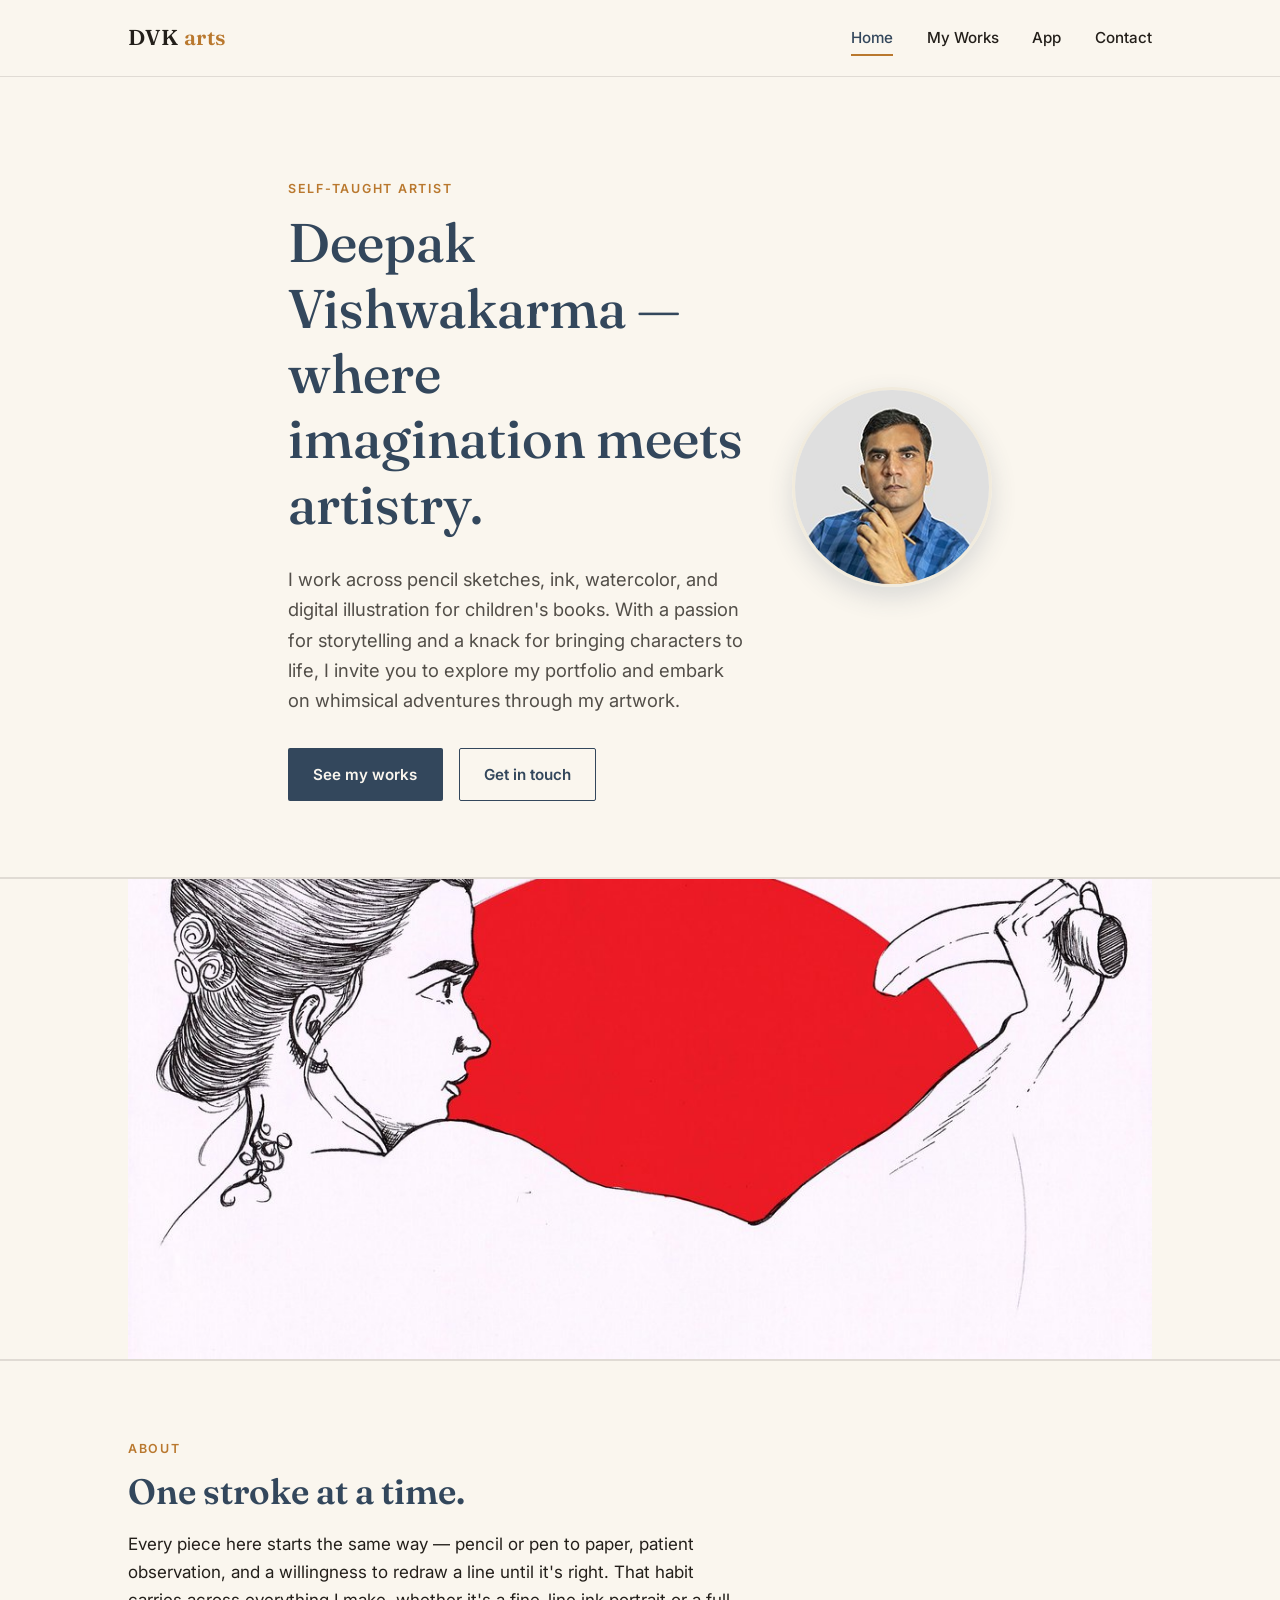
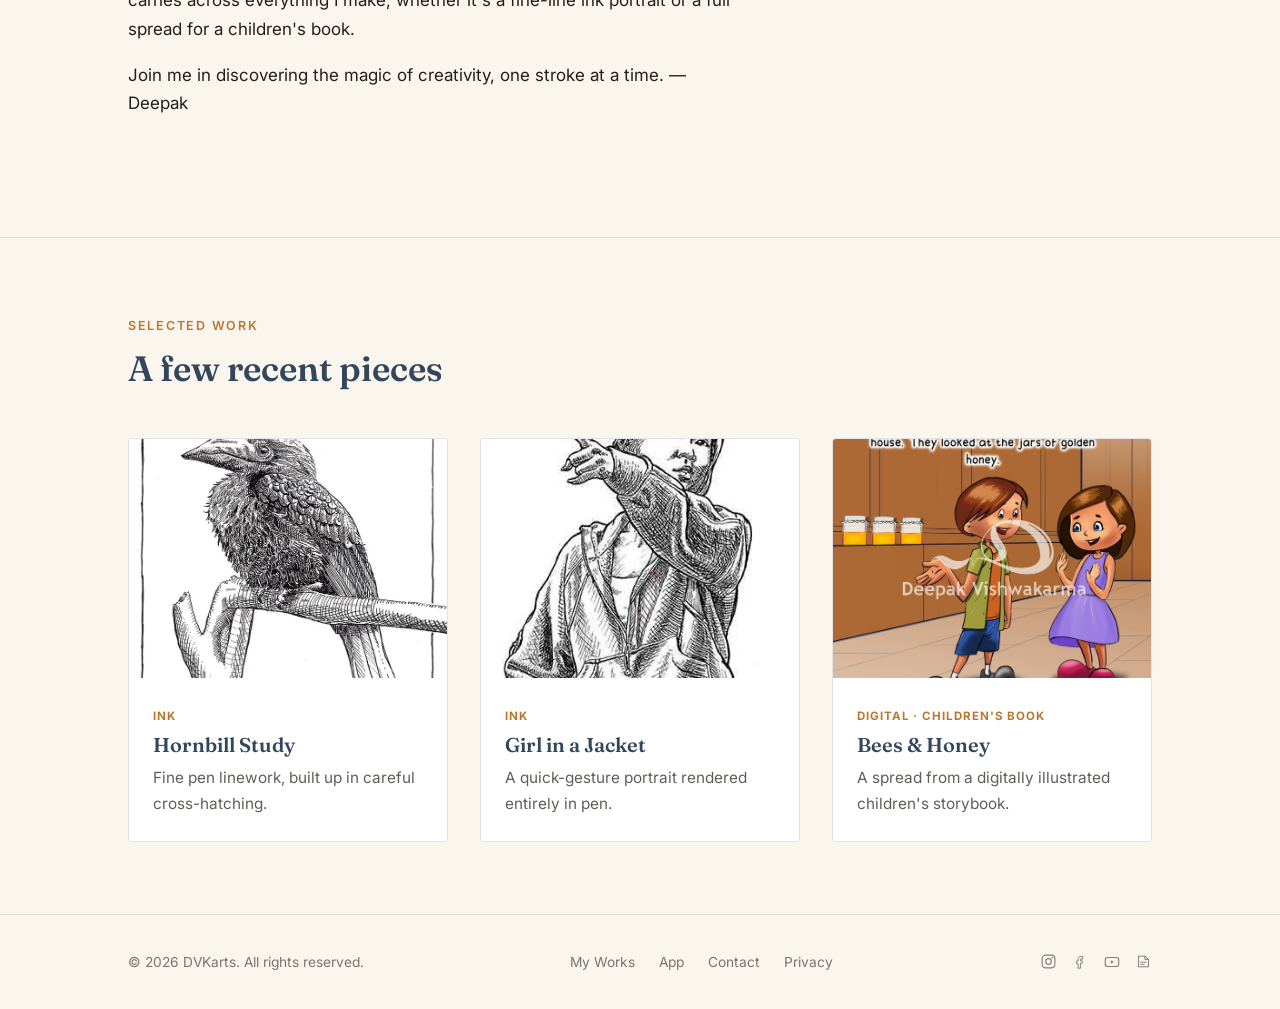
<file: index.html>
<!DOCTYPE html>
<html lang="en">
<head>
<meta charset="UTF-8">
<meta name="viewport" content="width=device-width, initial-scale=1.0">
<title>DVKarts — Deepak Vishwakarma | Artist</title>
<meta name="description" content="Deepak Vishwakarma (DVKarts) — self-taught artist working in pencil, ink, watercolor, and digital illustration for children's books.">
<link rel="preconnect" href="https://fonts.googleapis.com">
<link rel="preconnect" href="https://fonts.gstatic.com" crossorigin>
<link href="https://fonts.googleapis.com/css2?family=Fraunces:opsz,wght@9..144,400;9..144,500;9..144,600&family=Inter:wght@400;500;600;700&display=swap" rel="stylesheet">
<link rel="stylesheet" href="style.css">
</head>
<body>

<header class="site-header">
  <div class="container">
    <a href="index.html" class="brand">DVK <span>arts</span></a>
    <nav class="main-nav">
      <a href="index.html" class="active">Home</a>
      <a href="works.html">My Works</a>
      <a href="app.html">App</a>
      <a href="contact.html">Contact</a>
    </nav>
  </div>
</header>

<main>

  <section class="hero">
    <div class="container hero-split">
      <div class="hero-copy">
        <p class="eyebrow">Self-Taught Artist</p>
        <h1>Deepak Vishwakarma — where imagination meets artistry.</h1>
        <p class="lede">
          I work across pencil sketches, ink, watercolor, and digital
          illustration for children's books. With a passion for storytelling
          and a knack for bringing characters to life, I invite you to explore
          my portfolio and embark on whimsical adventures through my artwork.
        </p>
        <div class="hero-actions">
          <a href="works.html" class="btn btn-primary">See my works</a>
          <a href="contact.html" class="btn btn-secondary">Get in touch</a>
        </div>
      </div>
      <div class="hero-portrait">
        <img src="images/profile.jpg" alt="Deepak Vishwakarma holding a pencil" width="220" height="220">
      </div>
    </div>
  </section>

  <section class="featured-art">
    <div class="container">
      <img src="images/hero-art.jpg" alt="Ink illustration by Deepak Vishwakarma — profile portrait with a red fan" class="featured-art-img">
    </div>
  </section>

  <section class="intro-section">
    <div class="container">
      <div class="section-head">
        <p class="eyebrow">About</p>
        <h2>One stroke at a time.</h2>
        <p>
          Every piece here starts the same way — pencil or pen to paper,
          patient observation, and a willingness to redraw a line until it's
          right. That habit carries across everything I make, whether it's a
          fine-line ink portrait or a full spread for a children's book.
        </p>
        <p>
          Join me in discovering the magic of creativity, one stroke at a time.
          — Deepak
        </p>
      </div>
    </div>
  </section>

  <section class="featured">
    <div class="container">
      <div class="section-head">
        <p class="eyebrow">Selected Work</p>
        <h2>A few recent pieces</h2>
      </div>
      <div class="grid grid-3">
        <a href="works.html" class="card">
          <div class="card-media"><img src="images/works/traditional-hornbill-study.jpg" alt="Ink study of a hornbill"></div>
          <div class="card-body">
            <p class="tag">Ink</p>
            <h3>Hornbill Study</h3>
            <p>Fine pen linework, built up in careful cross-hatching.</p>
          </div>
        </a>
        <a href="works.html" class="card">
          <div class="card-media"><img src="images/works/traditional-girl-in-jacket.jpg" alt="Ink portrait of a girl in a jacket"></div>
          <div class="card-body">
            <p class="tag">Ink</p>
            <h3>Girl in a Jacket</h3>
            <p>A quick-gesture portrait rendered entirely in pen.</p>
          </div>
        </a>
        <a href="works.html" class="card">
          <div class="card-media"><img src="images/works/bees-golden-jars.jpg" alt="Digital illustration from a children's book about bees"></div>
          <div class="card-body">
            <p class="tag">Digital · Children's Book</p>
            <h3>Bees &amp; Honey</h3>
            <p>A spread from a digitally illustrated children's storybook.</p>
          </div>
        </a>
      </div>
    </div>
  </section>

</main>

<footer class="site-footer">
  <div class="container">
    <p>&copy; 2026 DVKarts. All rights reserved.</p>
    <div class="footer-links">
      <a href="works.html">My Works</a>
      <a href="app.html">App</a>
      <a href="contact.html">Contact</a>
      <a href="privacy.html">Privacy</a>
    </div>
    <div class="social-links">
      <a href="https://www.instagram.com/deepak3dart/" target="_blank" rel="noopener" aria-label="Instagram">
        <svg width="17" height="17" viewBox="0 0 24 24" fill="none"><rect x="3" y="3" width="18" height="18" rx="5" stroke="currentColor" stroke-width="1.6"/><circle cx="12" cy="12" r="4" stroke="currentColor" stroke-width="1.6"/><circle cx="17.2" cy="6.8" r="1.1" fill="currentColor"/></svg>
      </a>
      <a href="https://www.facebook.com/DeepakDigitalArts" target="_blank" rel="noopener" aria-label="Facebook">
        <svg width="17" height="17" viewBox="0 0 24 24" fill="none"><path d="M14 8.5h2.5V5h-2.7C11.5 5 10 6.6 10 9v2.2H8V15h2v6.5h3.3V15h2.4l.4-3.8h-2.8V9.2c0-.5.3-.7.7-.7Z" stroke="currentColor" stroke-width="1.3" stroke-linejoin="round"/></svg>
      </a>
      <a href="https://www.youtube.com/@deepak3dart" target="_blank" rel="noopener" aria-label="YouTube">
        <svg width="18" height="18" viewBox="0 0 24 24" fill="none"><rect x="3" y="6" width="18" height="12" rx="3.5" stroke="currentColor" stroke-width="1.5"/><path d="M10.5 9.7v4.6l4-2.3-4-2.3Z" fill="currentColor"/></svg>
      </a>
      <a href="https://deepakvishwakarmaarts.blogspot.com/" target="_blank" rel="noopener" aria-label="Blog">
        <svg width="17" height="17" viewBox="0 0 24 24" fill="none"><path d="M5 4.5h9L19 9v10.5H5V4.5Z" stroke="currentColor" stroke-width="1.4" stroke-linejoin="round"/><path d="M14 4.5V9h5" stroke="currentColor" stroke-width="1.4" stroke-linejoin="round"/><path d="M8 13h8M8 16h5" stroke="currentColor" stroke-width="1.3" stroke-linecap="round"/></svg>
      </a>
    </div>
  </div>
</footer>

</body>
</html>
</file>
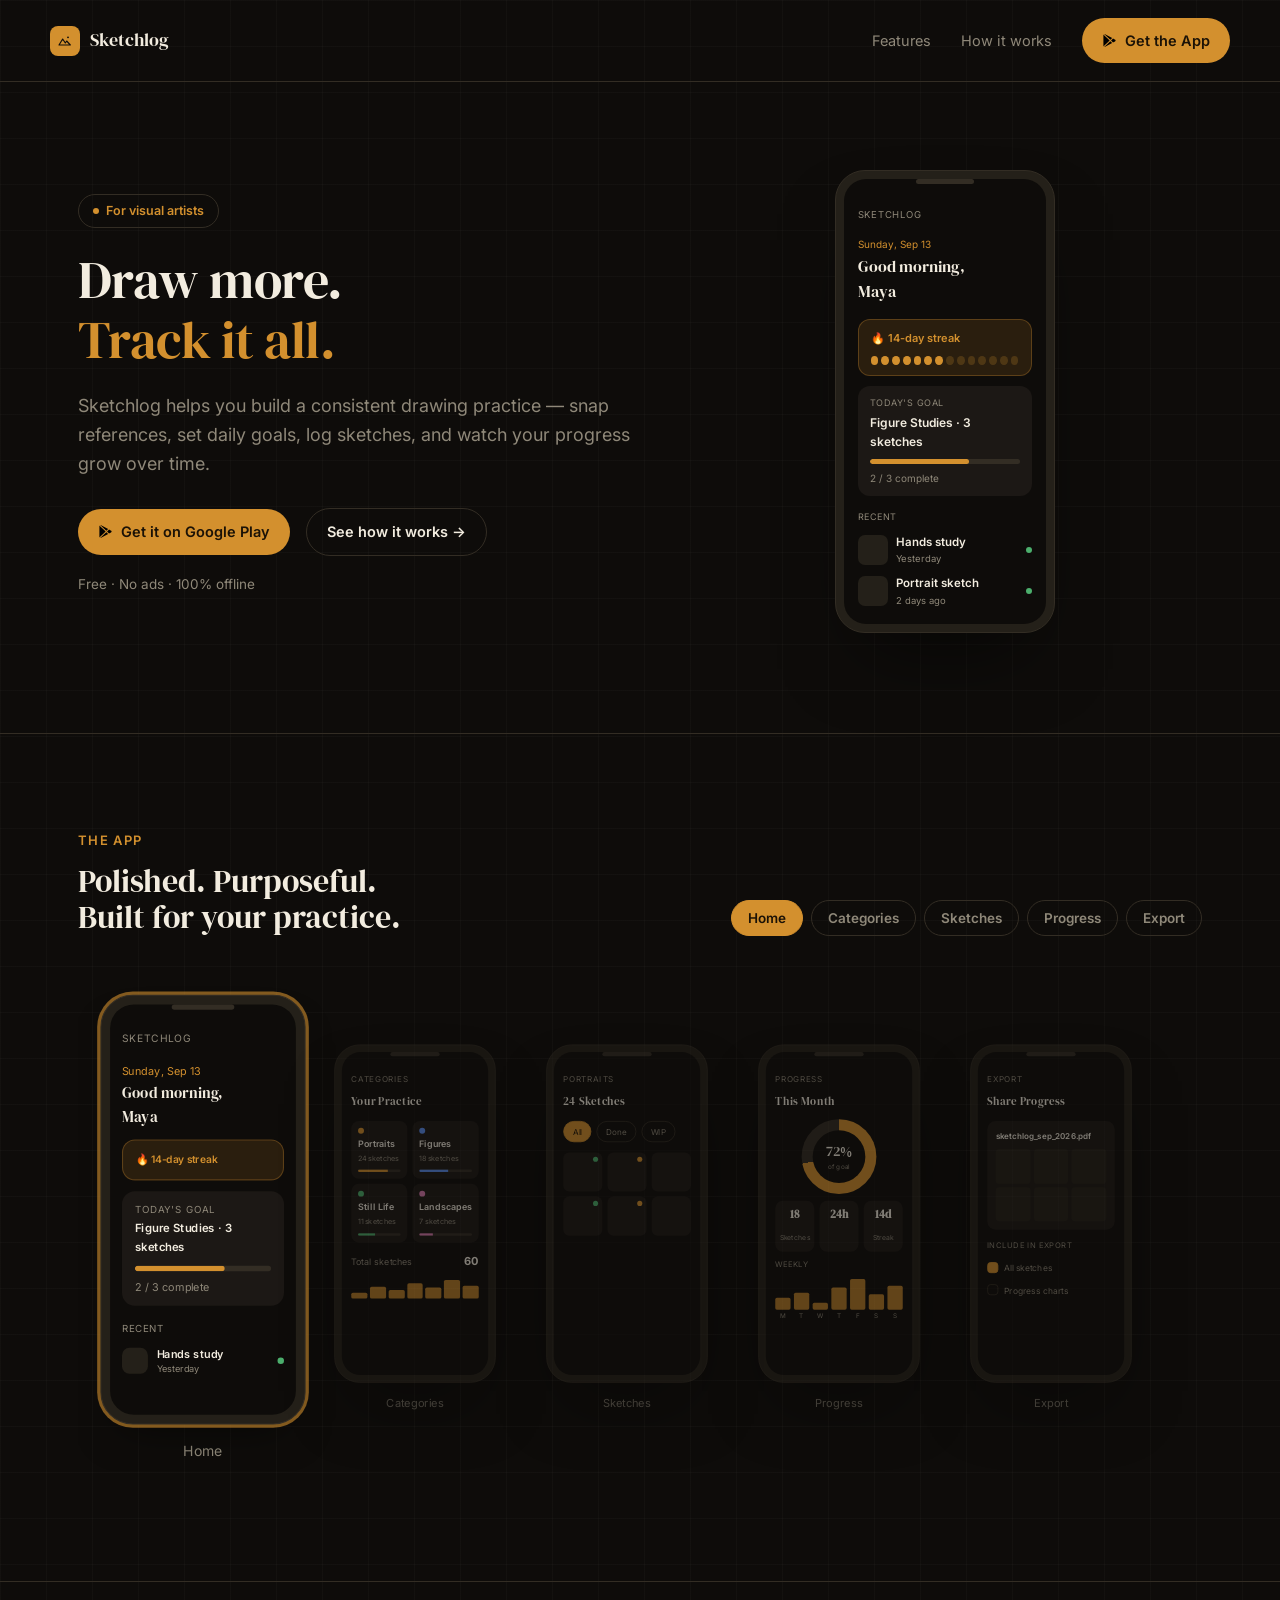
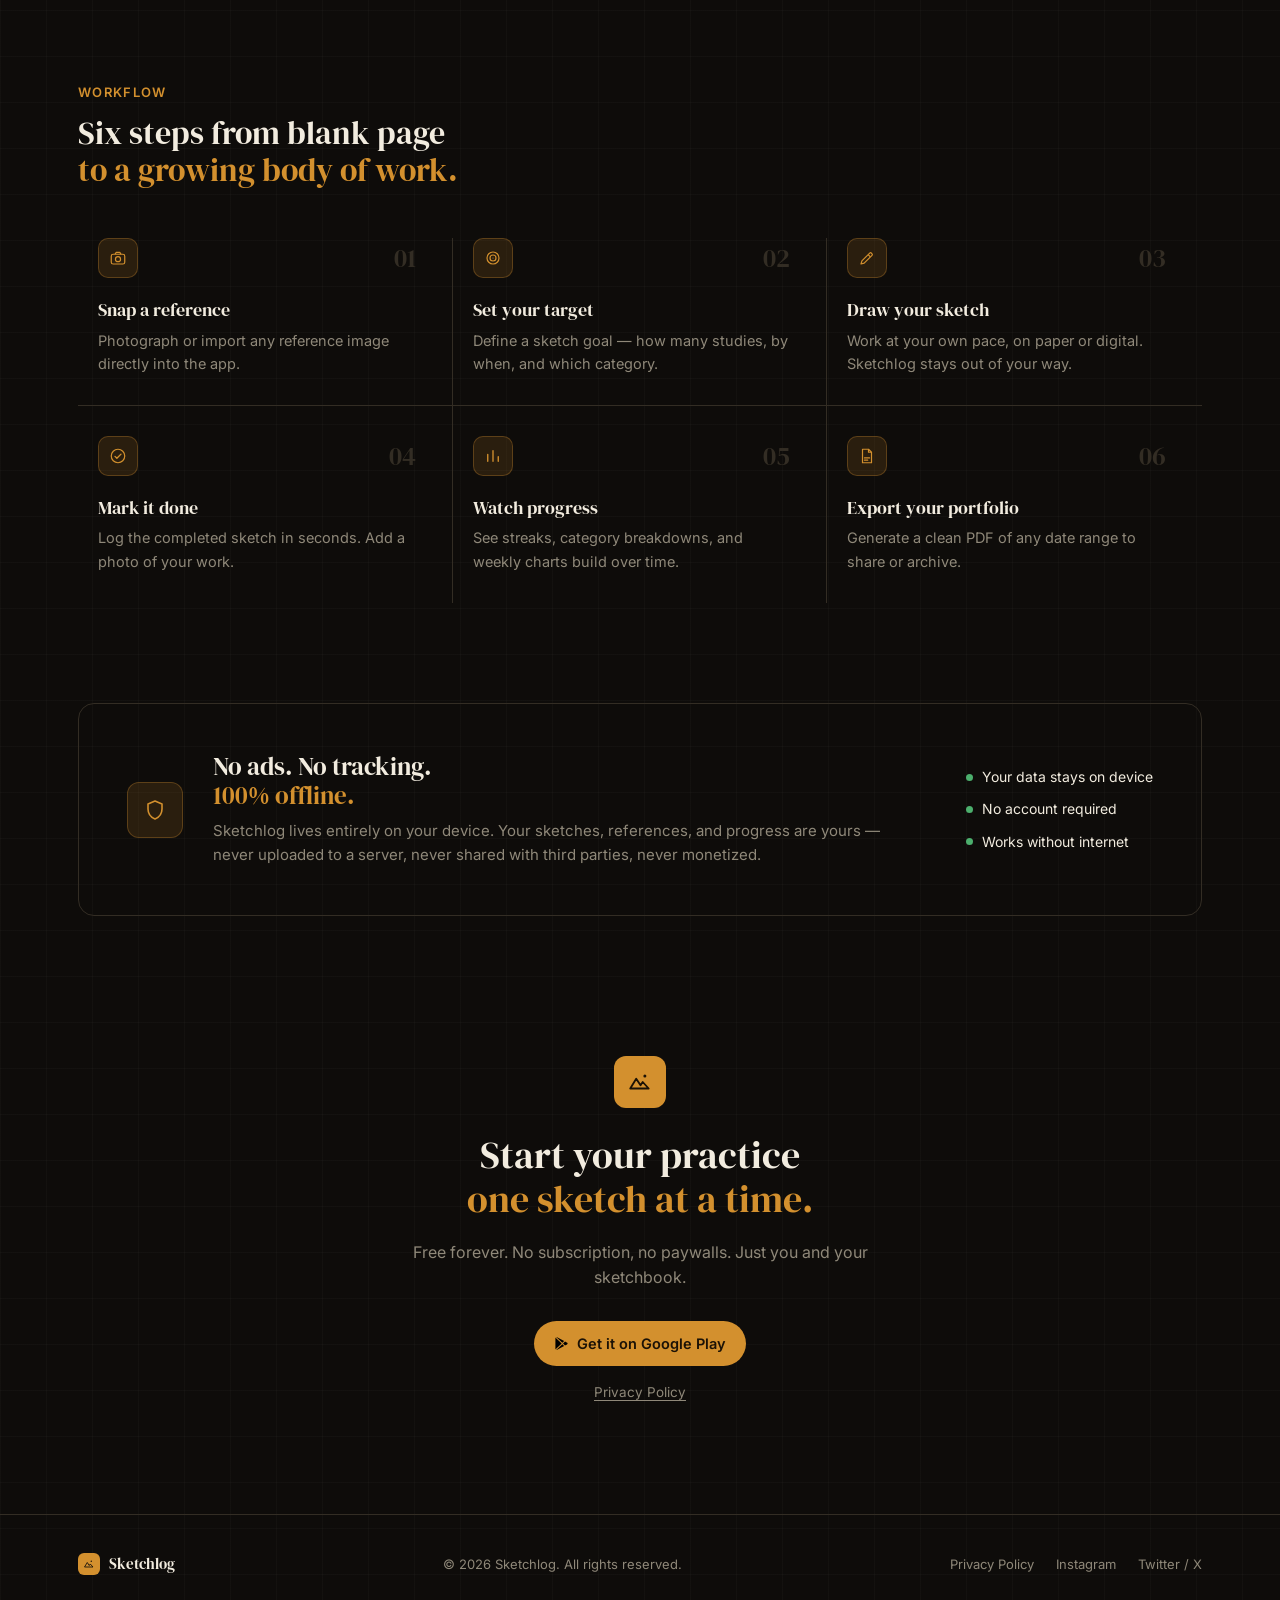
<file: app.html>
<!DOCTYPE html>
<html lang="en">
<head>
<meta charset="UTF-8">
<meta name="viewport" content="width=device-width, initial-scale=1.0">
<title>Sketchlog — Draw more. Track it all.</title>
<meta name="description" content="Sketchlog helps you build a consistent drawing practice — snap references, set daily goals, log sketches, and watch your progress grow over time.">
<link rel="preconnect" href="https://fonts.googleapis.com">
<link href="https://fonts.googleapis.com/css2?family=DM+Serif+Display&family=Inter:wght@400;500;600;700&display=swap" rel="stylesheet">
<link rel="stylesheet" href="stylenew.css">
</head>
<body>

<!-- Reusable mountain glyph -->
<svg width="0" height="0" style="position:absolute">
  <symbol id="mtn" viewBox="0 0 24 24" fill="none">
    <path d="M3 18l5.5-9 4 6 2-3L20 18H3Z" stroke="currentColor" stroke-width="1.7" stroke-linejoin="round"/>
    <circle cx="16.5" cy="6.5" r="1.4" fill="currentColor"/>
  </symbol>
</svg>

<nav class="nav">
  <div class="wrap">
    <a class="brand" href="#">
      <span class="brand-mark"><svg><use href="#mtn"/></svg></span>
      Sketchlog
    </a>
    <div class="nav-links">
      <a class="link" href="#app">Features</a>
      <a class="link" href="#workflow">How it works</a>
      <a class="btn btn-primary" href="#">
       <svg fill="#000000" width="800px" height="800px" viewBox="0 0 512 512" xmlns="http://www.w3.org/2000/svg"><title>ionicons-v5_logos</title><path d="M48,59.49v393a4.33,4.33,0,0,0,7.37,3.07L260,256,55.37,56.42A4.33,4.33,0,0,0,48,59.49Z"/><path d="M345.8,174,89.22,32.64l-.16-.09c-4.42-2.4-8.62,3.58-5,7.06L285.19,231.93Z"/><path d="M84.08,472.39c-3.64,3.48.56,9.46,5,7.06l.16-.09L345.8,338l-60.61-57.95Z"/><path d="M449.38,231l-71.65-39.46L310.36,256l67.37,64.43L449.38,281C468.87,270.23,468.87,241.77,449.38,231Z"/></svg>
        Get the App
      </a>
    </div>
  </div>
</nav>

<header class="hero">
  <div class="wrap">
    <div>
      <span class="pill"><span class="dot"></span> For visual artists</span>
      <h1>Draw more.<br><span class="accent">Track it all.</span></h1>
      <p class="lede">Sketchlog helps you build a consistent drawing practice — snap references, set daily goals, log sketches, and watch your progress grow over time.</p>

      <div class="cta-row">
        <a class="btn btn-primary" href="#">
          <svg fill="#000000" width="800px" height="800px" viewBox="0 0 512 512" xmlns="http://www.w3.org/2000/svg"><title>ionicons-v5_logos</title><path d="M48,59.49v393a4.33,4.33,0,0,0,7.37,3.07L260,256,55.37,56.42A4.33,4.33,0,0,0,48,59.49Z"/><path d="M345.8,174,89.22,32.64l-.16-.09c-4.42-2.4-8.62,3.58-5,7.06L285.19,231.93Z"/><path d="M84.08,472.39c-3.64,3.48.56,9.46,5,7.06l.16-.09L345.8,338l-60.61-57.95Z"/><path d="M449.38,231l-71.65-39.46L310.36,256l67.37,64.43L449.38,281C468.87,270.23,468.87,241.77,449.38,231Z"/></svg>
          Get it on Google Play
        </a>
        <a class="btn btn-outline" href="#workflow">See how it works →</a>
      </div>
      <p class="micro">Free · No ads · 100% offline</p>
    </div>

    <div class="hero-visual">
      <div class="phone">
        <div class="phone-notch"></div>
        <div class="phone-screen">
          <span class="phone-app-label">Sketchlog</span>
          <div class="phone-date">Sunday, Sep 13</div>
          <div class="phone-greet">Good morning,<br>Maya</div>

          <div class="streak-card">
            <div class="streak-top">🔥 14-day streak</div>
            <div class="streak-dots">
              <span></span><span></span><span></span><span></span><span></span><span></span><span></span>
              <span class="off"></span><span class="off"></span><span class="off"></span><span class="off"></span><span class="off"></span><span class="off"></span><span class="off"></span>
            </div>
          </div>

          <div class="goal-card">
            <div class="goal-label">Today's Goal</div>
            <div class="goal-title">Figure Studies · 3 sketches</div>
            <div class="bar-track"><div class="bar-fill" style="width:66%"></div></div>
            <div class="goal-sub">2 / 3 complete</div>
          </div>

          <div class="recent-label">Recent</div>
          <div class="recent-item">
            <div class="recent-thumb"></div>
            <div>
              <div class="recent-name">Hands study</div>
              <div class="recent-time">Yesterday</div>
            </div>
            <span class="status-dot"></span>
          </div>
          <div class="recent-item">
            <div class="recent-thumb"></div>
            <div>
              <div class="recent-name">Portrait sketch</div>
              <div class="recent-time">2 days ago</div>
            </div>
            <span class="status-dot"></span>
          </div>
        </div>
      </div>
    </div>
  </div>
</header>

<section class="app-showcase" id="app">
  <div class="wrap">
    <div class="showcase-head">
      <div>
        <p class="eyebrow">The App</p>
        <h2>Polished. Purposeful.<br>Built for your practice.</h2>
      </div>
      <div class="tab-row">
        <button class="tab active" data-target="phone-home">Home</button>
        <button class="tab" data-target="phone-categories">Categories</button>
        <button class="tab" data-target="phone-sketches">Sketches</button>
        <button class="tab" data-target="phone-progress">Progress</button>
        <button class="tab" data-target="phone-export">Export</button>
      </div>
    </div>

    <div class="showcase-track">

      <!-- Home -->
      <figure id="phone-home" class="active-phone">
        <div class="phone">
          <div class="phone-notch"></div>
          <div class="phone-screen">
            <span class="phone-app-label">Sketchlog</span>
            <div class="phone-date">Sunday, Sep 13</div>
            <div class="phone-greet" style="font-size:13.5px">Good morning,<br>Maya</div>
            <div class="streak-card" style="margin-top:10px">
              <div class="streak-top" style="font-size:9.5px">🔥 14-day streak</div>
            </div>
            <div class="goal-card">
              <div class="goal-label">Today's Goal</div>
              <div class="goal-title" style="font-size:10.5px">Figure Studies · 3 sketches</div>
              <div class="bar-track"><div class="bar-fill" style="width:66%"></div></div>
              <div class="goal-sub">2 / 3 complete</div>
            </div>
            <div class="recent-label">Recent</div>
            <div class="recent-item">
              <div class="recent-thumb" style="width:24px;height:24px"></div>
              <div><div class="recent-name" style="font-size:10px">Hands study</div><div class="recent-time" style="font-size:8.5px">Yesterday</div></div>
              <span class="status-dot"></span>
            </div>
          </div>
        </div>
        <figcaption class="phone-caption">Home</figcaption>
      </figure>

      <!-- Categories -->
      <figure id="phone-categories">
        <div class="phone">
          <div class="phone-notch"></div>
          <div class="phone-screen">
            <span class="phone-app-label">Categories</span>
            <div class="phone-greet" style="font-size:13.5px;margin-top:4px">Your Practice</div>
            <div class="cat-grid">
              <div class="cat-card">
                <div class="cat-dot" style="background:var(--ochre)"></div>
                <div class="cat-name">Portraits</div>
                <div class="cat-count">24 sketches</div>
                <div class="cat-bar"><span style="width:70%;background:var(--ochre)"></span></div>
              </div>
              <div class="cat-card">
                <div class="cat-dot" style="background:var(--blue)"></div>
                <div class="cat-name">Figures</div>
                <div class="cat-count">18 sketches</div>
                <div class="cat-bar"><span style="width:55%;background:var(--blue)"></span></div>
              </div>
              <div class="cat-card">
                <div class="cat-dot" style="background:var(--green)"></div>
                <div class="cat-name">Still Life</div>
                <div class="cat-count">11 sketches</div>
                <div class="cat-bar"><span style="width:40%;background:var(--green)"></span></div>
              </div>
              <div class="cat-card">
                <div class="cat-dot" style="background:var(--pink)"></div>
                <div class="cat-name">Landscapes</div>
                <div class="cat-count">7 sketches</div>
                <div class="cat-bar"><span style="width:25%;background:var(--pink)"></span></div>
              </div>
            </div>
            <div class="total-row"><span>Total sketches</span><b>60</b></div>
            <div class="mini-bars">
              <span style="height:30%"></span><span style="height:55%"></span><span style="height:40%"></span>
              <span style="height:70%"></span><span style="height:50%"></span><span style="height:85%"></span><span style="height:60%"></span>
            </div>
          </div>
        </div>
        <figcaption class="phone-caption">Categories</figcaption>
      </figure>

      <!-- Sketches -->
      <figure id="phone-sketches">
        <div class="phone">
          <div class="phone-notch"></div>
          <div class="phone-screen">
            <span class="phone-app-label">Portraits</span>
            <div class="phone-greet" style="font-size:13.5px;margin-top:4px">24 Sketches</div>
            <div class="filter-row">
              <span class="filter-pill active">All</span>
              <span class="filter-pill">Done</span>
              <span class="filter-pill">WIP</span>
            </div>
            <div class="sketch-grid">
              <div class="sketch-thumb"><span class="status-dot" style="background:var(--green)"></span></div>
              <div class="sketch-thumb"><span class="status-dot" style="background:var(--ochre)"></span></div>
              <div class="sketch-thumb"></div>
              <div class="sketch-thumb"><span class="status-dot" style="background:var(--green)"></span></div>
              <div class="sketch-thumb"><span class="status-dot" style="background:var(--ochre)"></span></div>
              <div class="sketch-thumb"></div>
            </div>
          </div>
        </div>
        <figcaption class="phone-caption">Sketches</figcaption>
      </figure>

      <!-- Progress -->
      <figure id="phone-progress">
        <div class="phone">
          <div class="phone-notch"></div>
          <div class="phone-screen">
            <span class="phone-app-label">Progress</span>
            <div class="phone-greet" style="font-size:13.5px;margin-top:4px">This Month</div>
            <div class="donut">
              <div class="donut-inner">
                <span class="donut-pct">72%</span>
                <span class="donut-sub">of goal</span>
              </div>
            </div>
            <div class="stat-row">
              <div class="stat-chip"><b>18</b><span>Sketches</span></div>
              <div class="stat-chip"><b>24h</b><span>&nbsp;</span></div>
              <div class="stat-chip"><b>14d</b><span>Streak</span></div>
            </div>
            <div class="goal-label" style="margin-top:8px">Weekly</div>
            <div class="weekly-bars">
              <span style="height:35%"></span><span style="height:50%"></span><span style="height:20%"></span>
              <span style="height:65%"></span><span style="height:90%"></span><span style="height:45%"></span><span style="height:70%"></span>
            </div>
            <div class="weekly-labels">
              <span>M</span><span>T</span><span>W</span><span>T</span><span>F</span><span>S</span><span>S</span>
            </div>
          </div>
        </div>
        <figcaption class="phone-caption">Progress</figcaption>
      </figure>

      <!-- Export -->
      <figure id="phone-export">
        <div class="phone">
          <div class="phone-notch"></div>
          <div class="phone-screen">
            <span class="phone-app-label">Export</span>
            <div class="phone-greet" style="font-size:13.5px;margin-top:4px">Share Progress</div>
            <div class="export-card">
              <div class="export-name">sketchlog_sep_2026.pdf</div>
              <div class="export-grid">
                <div></div><div></div><div></div><div></div><div></div><div></div>
              </div>
            </div>
            <div class="goal-label" style="margin-top:12px">Include in export</div>
            <div class="check-row"><span class="check-box checked"></span> All sketches</div>
            <div class="check-row"><span class="check-box"></span> Progress charts</div>
          </div>
        </div>
        <figcaption class="phone-caption">Export</figcaption>
      </figure>

    </div>
  </div>
</section>

<section class="workflow" id="workflow">
  <div class="wrap">
    <div class="workflow-head">
      <p class="eyebrow">Workflow</p>
      <h2>Six steps from blank page<br><span class="accent">to a growing body of work.</span></h2>
    </div>

    <div class="step-grid">

      <div class="step">
        <div class="step-top">
          <div class="step-icon"><svg viewBox="0 0 24 24" fill="none"><rect x="3" y="7" width="18" height="13" rx="2.5" stroke="currentColor" stroke-width="1.6"/><path d="M8 7l1.6-2.5h4.8L16 7" stroke="currentColor" stroke-width="1.6" stroke-linejoin="round"/><circle cx="12" cy="13.5" r="3.4" stroke="currentColor" stroke-width="1.6"/></svg></div>
          <span class="step-num">01</span>
        </div>
        <h3>Snap a reference</h3>
        <p>Photograph or import any reference image directly into the app.</p>
      </div>

      <div class="step">
        <div class="step-top">
          <div class="step-icon"><svg viewBox="0 0 24 24" fill="none"><circle cx="12" cy="12" r="8" stroke="currentColor" stroke-width="1.6"/><circle cx="12" cy="12" r="4" stroke="currentColor" stroke-width="1.6"/><circle cx="12" cy="12" r="0.8" fill="currentColor"/></svg></div>
          <span class="step-num">02</span>
        </div>
        <h3>Set your target</h3>
        <p>Define a sketch goal — how many studies, by when, and which category.</p>
      </div>

      <div class="step">
        <div class="step-top">
          <div class="step-icon"><svg viewBox="0 0 24 24" fill="none"><path d="M4 20l1.2-4.2L15.6 5.4a1.5 1.5 0 0 1 2.1 0l1 1a1.5 1.5 0 0 1 0 2.1L8.2 18.8 4 20Z" stroke="currentColor" stroke-width="1.6" stroke-linejoin="round"/><path d="M13.5 7.5l3 3" stroke="currentColor" stroke-width="1.6"/></svg></div>
          <span class="step-num">03</span>
        </div>
        <h3>Draw your sketch</h3>
        <p>Work at your own pace, on paper or digital. Sketchlog stays out of your way.</p>
      </div>

      <div class="step">
        <div class="step-top">
          <div class="step-icon"><svg viewBox="0 0 24 24" fill="none"><circle cx="12" cy="12" r="9" stroke="currentColor" stroke-width="1.6"/><path d="M8 12.5l2.5 2.5L16 9.5" stroke="currentColor" stroke-width="1.8" stroke-linecap="round" stroke-linejoin="round"/></svg></div>
          <span class="step-num">04</span>
        </div>
        <h3>Mark it done</h3>
        <p>Log the completed sketch in seconds. Add a photo of your work.</p>
      </div>

      <div class="step">
        <div class="step-top">
          <div class="step-icon"><svg viewBox="0 0 24 24" fill="none"><path d="M5 19V10M12 19V5M19 19v-6" stroke="currentColor" stroke-width="1.8" stroke-linecap="round"/></svg></div>
          <span class="step-num">05</span>
        </div>
        <h3>Watch progress</h3>
        <p>See streaks, category breakdowns, and weekly charts build over time.</p>
      </div>

      <div class="step">
        <div class="step-top">
          <div class="step-icon"><svg viewBox="0 0 24 24" fill="none"><path d="M6 3h8l4 4v14H6V3Z" stroke="currentColor" stroke-width="1.6" stroke-linejoin="round"/><path d="M14 3v4h4" stroke="currentColor" stroke-width="1.6" stroke-linejoin="round"/><path d="M8.5 14.5h7M8.5 17.5h4.5" stroke="currentColor" stroke-width="1.4" stroke-linecap="round"/></svg></div>
          <span class="step-num">06</span>
        </div>
        <h3>Export your portfolio</h3>
        <p>Generate a clean PDF of any date range to share or archive.</p>
      </div>

    </div>
  </div>
</section>

<section class="privacy">
  <div class="wrap">
    <div class="privacy-panel">
      <div class="privacy-icon">
        <svg viewBox="0 0 24 24" fill="none"><path d="M12 3l7 3v5c0 5-3.5 8.5-7 10-3.5-1.5-7-5-7-10V6l7-3Z" stroke="currentColor" stroke-width="1.6" stroke-linejoin="round"/></svg>
      </div>
      <div class="privacy-copy">
        <h2>No ads. No tracking.<br><span class="accent">100% offline.</span></h2>
        <p>Sketchlog lives entirely on your device. Your sketches, references, and progress are yours — never uploaded to a server, never shared with third parties, never monetized.</p>
      </div>
      <ul class="check-list">
        <li><span class="dot"></span> Your data stays on device</li>
        <li><span class="dot"></span> No account required</li>
        <li><span class="dot"></span> Works without internet</li>
      </ul>
    </div>
  </div>
</section>

<section class="final-cta">
  <div class="wrap">
    <div class="final-mark"><svg><use href="#mtn"/></svg></div>
    <h2>Start your practice<br><span class="accent">one sketch at a time.</span></h2>
    <p>Free forever. No subscription, no paywalls. Just you and your sketchbook.</p>
    <a class="btn btn-primary" href="#">
     <svg fill="#000000" width="800px" height="800px" viewBox="0 0 512 512" xmlns="http://www.w3.org/2000/svg"><title>ionicons-v5_logos</title><path d="M48,59.49v393a4.33,4.33,0,0,0,7.37,3.07L260,256,55.37,56.42A4.33,4.33,0,0,0,48,59.49Z"/><path d="M345.8,174,89.22,32.64l-.16-.09c-4.42-2.4-8.62,3.58-5,7.06L285.19,231.93Z"/><path d="M84.08,472.39c-3.64,3.48.56,9.46,5,7.06l.16-.09L345.8,338l-60.61-57.95Z"/><path d="M449.38,231l-71.65-39.46L310.36,256l67.37,64.43L449.38,281C468.87,270.23,468.87,241.77,449.38,231Z"/></svg>
      Get it on Google Play
    </a>
    <a class="privacy-link" href="https://dvkarts.com/privacy.html">Privacy Policy</a>
  </div>
</section>

<footer class="site-footer">
  <div class="wrap">
    <a class="footer-brand" href="#">
      <span class="brand-mark"><svg><use href="#mtn"/></svg></span>
      Sketchlog
    </a>
    <p class="footer-copy">© 2026 Sketchlog. All rights reserved.</p>
    <div class="footer-links">
      <a href="https://dvkarts.com/privacy.html">Privacy Policy</a>
      <a href="#">Instagram</a>
      <a href="#">Twitter / X</a>
    </div>
  </div>
</footer>

<script>
  const tabs = document.querySelectorAll('.tab');
  const track = document.querySelector('.showcase-track');
  const figures = document.querySelectorAll('.showcase-track figure');

  function setActiveTab(tab) {

    tabs.forEach((t) => {
      t.classList.remove('active');
      t.style.background = 'transparent';
      t.style.borderColor = '#332D24';
      t.style.color = '#8F8879';
    });

    tab.classList.add('active');
    tab.style.background = '#D3902E';
    tab.style.borderColor = '#D3902E';
    tab.style.color = '#1B1206';
  }

  function setActivePhone(targetId) {

    figures.forEach((figure) => {
      figure.classList.toggle('active-phone', figure.id === targetId);
    });
  }

  tabs.forEach((tab) => {
    tab.addEventListener('click', (event) => {

      const clicked = event.currentTarget;
      setActiveTab(clicked);
      setActivePhone(clicked.dataset.target);

      const target = document.getElementById(clicked.dataset.target);

      if (target && track) {
        const targetLeft = target.offsetLeft;
        const targetWidth = target.offsetWidth;
        const trackWidth = track.clientWidth;

        track.scrollTo({
          left: targetLeft - (trackWidth - targetWidth) / 2,
          behavior: 'smooth'
        });
      }
    });
  });
</script>

</body>
</html>
</file>
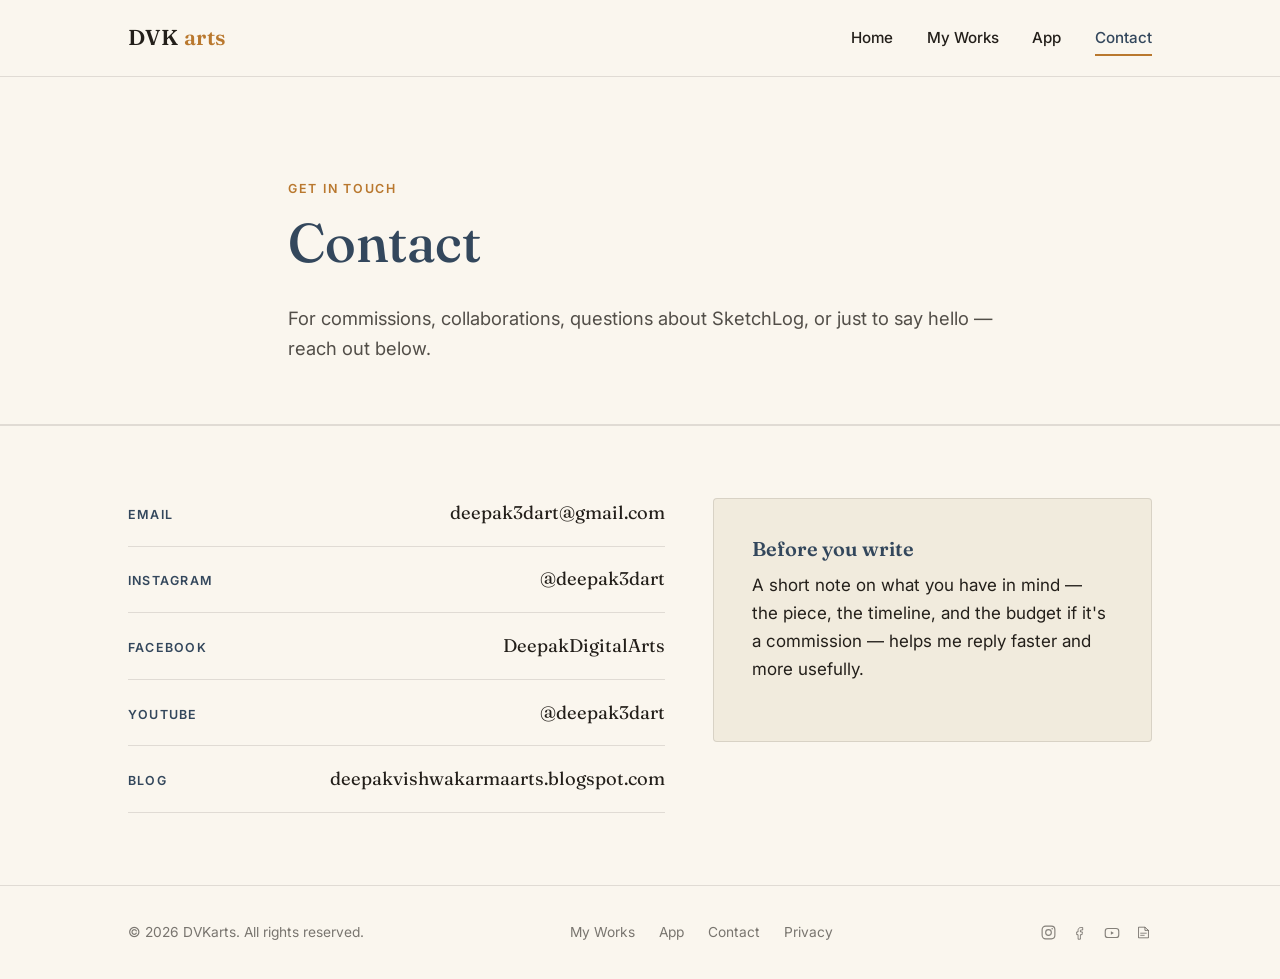
<file: contact.html>
<!DOCTYPE html>
<html lang="en">
<head>
<meta charset="UTF-8">
<meta name="viewport" content="width=device-width, initial-scale=1.0">
<title>Contact — DVKarts</title>
<meta name="description" content="Get in touch with Deepak (DVKarts) for commissions, collaborations, or questions.">
<link rel="preconnect" href="https://fonts.googleapis.com">
<link rel="preconnect" href="https://fonts.gstatic.com" crossorigin>
<link href="https://fonts.googleapis.com/css2?family=Fraunces:opsz,wght@9..144,400;9..144,500;9..144,600&family=Inter:wght@400;500;600;700&display=swap" rel="stylesheet">
<link rel="stylesheet" href="style.css">
</head>
<body>

<header class="site-header">
  <div class="container">
    <a href="index.html" class="brand">DVK <span>arts</span></a>
    <nav class="main-nav">
      <a href="index.html">Home</a>
      <a href="works.html">My Works</a>
      <a href="app.html">App</a>
      <a href="contact.html" class="active">Contact</a>
    </nav>
  </div>
</header>

<main>

  <section class="hero" style="padding-bottom: 40px;">
    <div class="container">
      <p class="eyebrow">Get in touch</p>
      <h1>Contact</h1>
      <p class="lede">
        For commissions, collaborations, questions about SketchLog, or just
        to say hello — reach out below.
      </p>
    </div>
  </section>

  <section>
    <div class="container">
      <div class="contact-block">

        <div>
          <ul class="contact-list">
            <li>
              <span class="label">Email</span>
              <a href="mailto:deepak3dart@gmail.com">deepak3dart@gmail.com</a>
            </li>
            <li>
              <span class="label">Instagram</span>
              <a href="https://www.instagram.com/deepak3dart/" target="_blank" rel="noopener">@deepak3dart</a>
            </li>
            <li>
              <span class="label">Facebook</span>
              <a href="https://www.facebook.com/DeepakDigitalArts" target="_blank" rel="noopener">DeepakDigitalArts</a>
            </li>
            <li>
              <span class="label">YouTube</span>
              <a href="https://www.youtube.com/@deepak3dart" target="_blank" rel="noopener">@deepak3dart</a>
            </li>
            <li>
              <span class="label">Blog</span>
              <a href="https://deepakvishwakarmaarts.blogspot.com/" target="_blank" rel="noopener">deepakvishwakarmaarts.blogspot.com</a>
            </li>
          </ul>
        </div>

        <div class="panel">
          <h3>Before you write</h3>
          <p>A short note on what you have in mind — the piece, the timeline, and the budget if it's a commission — helps me reply faster and more usefully.</p>
        </div>

      </div>
    </div>
  </section>

</main>

<footer class="site-footer">
  <div class="container">
    <p>&copy; 2026 DVKarts. All rights reserved.</p>
    <div class="footer-links">
      <a href="works.html">My Works</a>
      <a href="app.html">App</a>
      <a href="contact.html">Contact</a>
      <a href="privacy.html">Privacy</a>
    </div>
    <div class="social-links">
      <a href="https://www.instagram.com/deepak3dart/" target="_blank" rel="noopener" aria-label="Instagram">
        <svg width="17" height="17" viewBox="0 0 24 24" fill="none"><rect x="3" y="3" width="18" height="18" rx="5" stroke="currentColor" stroke-width="1.6"/><circle cx="12" cy="12" r="4" stroke="currentColor" stroke-width="1.6"/><circle cx="17.2" cy="6.8" r="1.1" fill="currentColor"/></svg>
      </a>
      <a href="https://www.facebook.com/DeepakDigitalArts" target="_blank" rel="noopener" aria-label="Facebook">
        <svg width="17" height="17" viewBox="0 0 24 24" fill="none"><path d="M14 8.5h2.5V5h-2.7C11.5 5 10 6.6 10 9v2.2H8V15h2v6.5h3.3V15h2.4l.4-3.8h-2.8V9.2c0-.5.3-.7.7-.7Z" stroke="currentColor" stroke-width="1.3" stroke-linejoin="round"/></svg>
      </a>
      <a href="https://www.youtube.com/@deepak3dart" target="_blank" rel="noopener" aria-label="YouTube">
        <svg width="18" height="18" viewBox="0 0 24 24" fill="none"><rect x="3" y="6" width="18" height="12" rx="3.5" stroke="currentColor" stroke-width="1.5"/><path d="M10.5 9.7v4.6l4-2.3-4-2.3Z" fill="currentColor"/></svg>
      </a>
      <a href="https://deepakvishwakarmaarts.blogspot.com/" target="_blank" rel="noopener" aria-label="Blog">
        <svg width="17" height="17" viewBox="0 0 24 24" fill="none"><path d="M5 4.5h9L19 9v10.5H5V4.5Z" stroke="currentColor" stroke-width="1.4" stroke-linejoin="round"/><path d="M14 4.5V9h5" stroke="currentColor" stroke-width="1.4" stroke-linejoin="round"/><path d="M8 13h8M8 16h5" stroke="currentColor" stroke-width="1.3" stroke-linecap="round"/></svg>
      </a>
    </div>
  </div>
</footer>

</body>
</html>
</file>
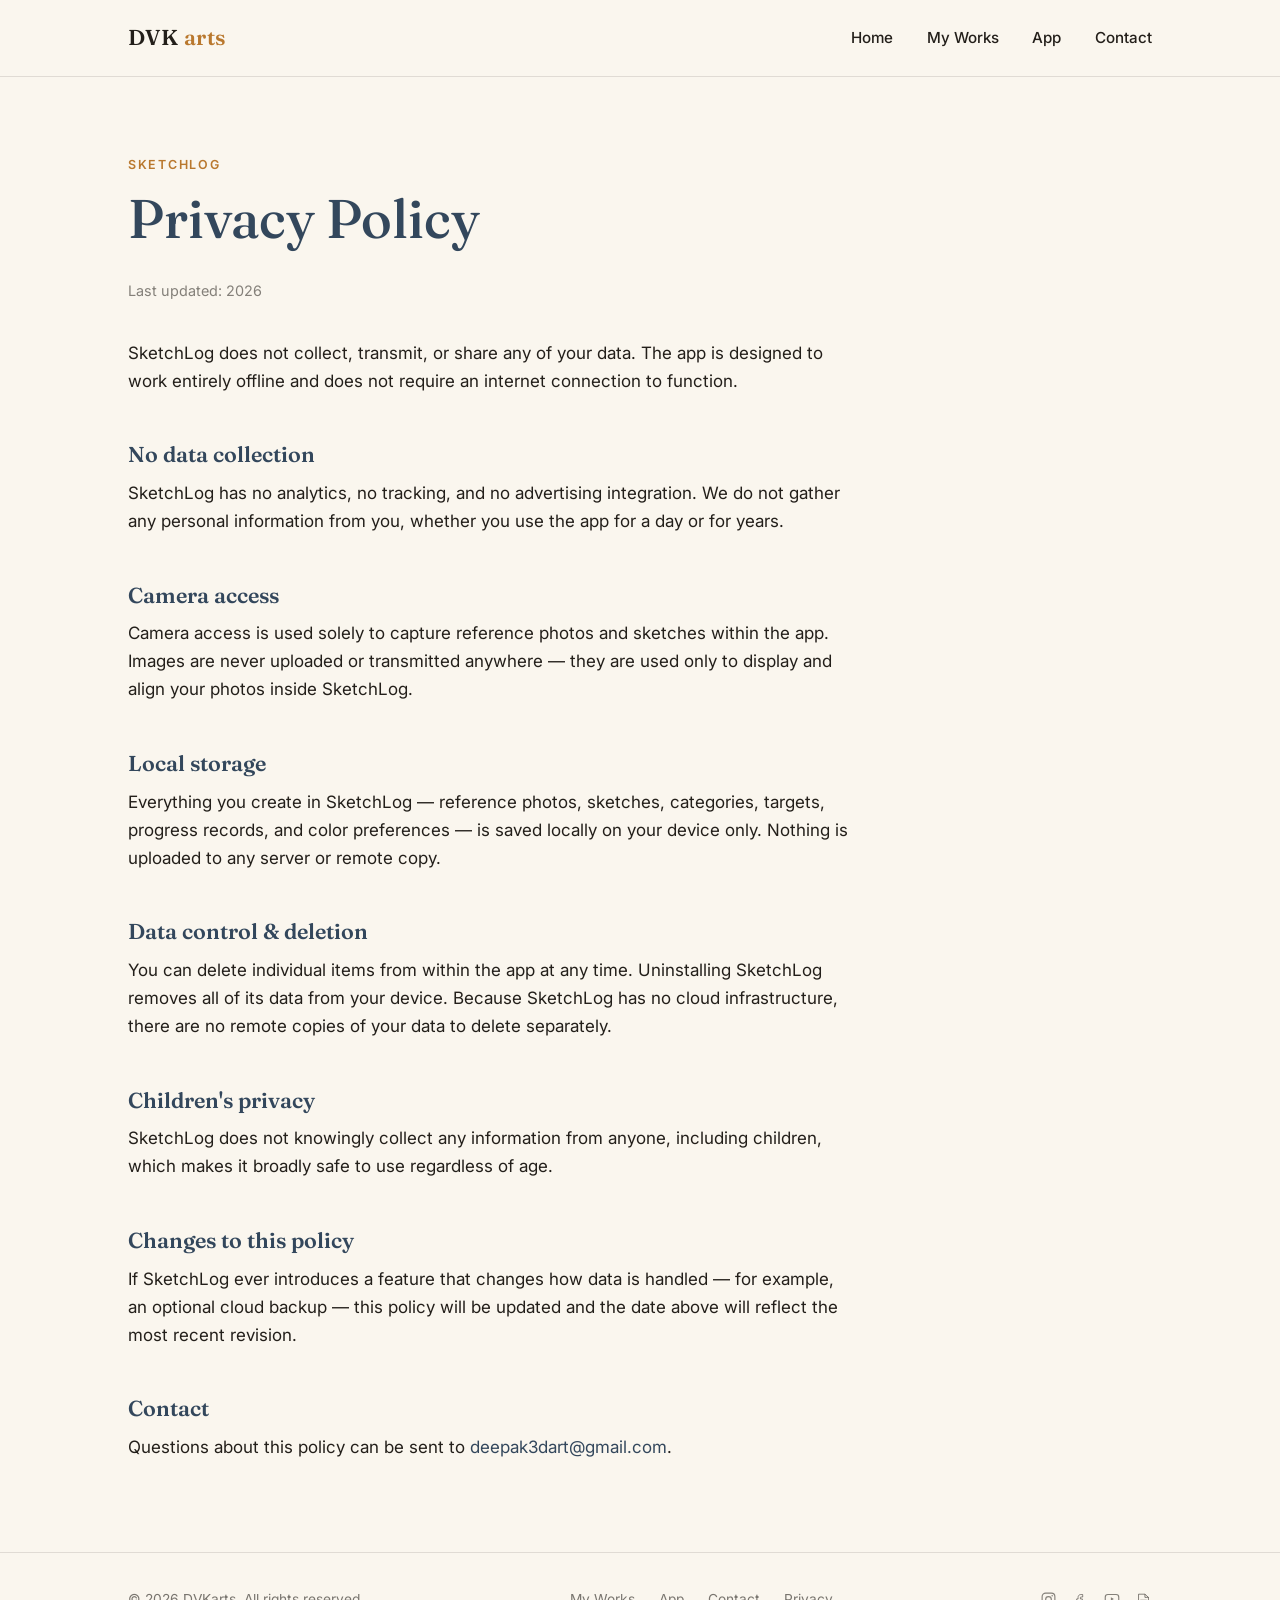
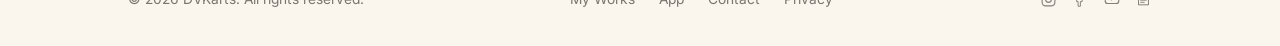
<file: privacy.html>
<!DOCTYPE html>
<html lang="en">
<head>
<meta charset="UTF-8">
<meta name="viewport" content="width=device-width, initial-scale=1.0">
<title>Privacy Policy — SketchLog | DVKarts</title>
<meta name="description" content="Privacy Policy for the SketchLog Android app by DVKarts.">
<link rel="preconnect" href="https://fonts.googleapis.com">
<link rel="preconnect" href="https://fonts.gstatic.com" crossorigin>
<link href="https://fonts.googleapis.com/css2?family=Fraunces:opsz,wght@9..144,400;9..144,500;9..144,600&family=Inter:wght@400;500;600;700&display=swap" rel="stylesheet">
<link rel="stylesheet" href="style.css">
</head>
<body>

<header class="site-header">
  <div class="container">
    <a href="index.html" class="brand">DVK <span>arts</span></a>
    <nav class="main-nav">
      <a href="index.html">Home</a>
      <a href="works.html">My Works</a>
      <a href="app.html">App</a>
      <a href="contact.html">Contact</a>
    </nav>
  </div>
</header>

<main>
  <section>
    <div class="container">

      <p class="eyebrow">SketchLog</p>
      <h1>Privacy Policy</h1>
      <p class="updated-date">Last updated: 2026</p>

      <div class="legal">

        <p>
          SketchLog does not collect, transmit, or share any of your data.
          The app is designed to work entirely offline and does not require
          an internet connection to function.
        </p>

        <h2>No data collection</h2>
        <p>
          SketchLog has no analytics, no tracking, and no advertising
          integration. We do not gather any personal information from you,
          whether you use the app for a day or for years.
        </p>

        <h2>Camera access</h2>
        <p>
          Camera access is used solely to capture reference photos and
          sketches within the app. Images are never uploaded or transmitted
          anywhere — they are used only to display and align your photos
          inside SketchLog.
        </p>

        <h2>Local storage</h2>
        <p>
          Everything you create in SketchLog — reference photos, sketches,
          categories, targets, progress records, and color preferences — is
          saved locally on your device only. Nothing is uploaded to any
          server or remote copy.
        </p>

        <h2>Data control &amp; deletion</h2>
        <p>
          You can delete individual items from within the app at any time.
          Uninstalling SketchLog removes all of its data from your device.
          Because SketchLog has no cloud infrastructure, there are no remote
          copies of your data to delete separately.
        </p>

        <h2>Children's privacy</h2>
        <p>
          SketchLog does not knowingly collect any information from anyone,
          including children, which makes it broadly safe to use regardless
          of age.
        </p>

        <h2>Changes to this policy</h2>
        <p>
          If SketchLog ever introduces a feature that changes how data is
          handled — for example, an optional cloud backup — this policy will
          be updated and the date above will reflect the most recent
          revision.
        </p>

        <h2>Contact</h2>
        <p>
          Questions about this policy can be sent to
          <a href="mailto:deepak3dart@gmail.com">deepak3dart@gmail.com</a>.
        </p>

      </div>
    </div>
  </section>
</main>

<footer class="site-footer">
  <div class="container">
    <p>&copy; 2026 DVKarts. All rights reserved.</p>
    <div class="footer-links">
      <a href="works.html">My Works</a>
      <a href="app.html">App</a>
      <a href="contact.html">Contact</a>
      <a href="privacy.html">Privacy</a>
    </div>
    <div class="social-links">
      <a href="https://www.instagram.com/deepak3dart/" target="_blank" rel="noopener" aria-label="Instagram">
        <svg width="17" height="17" viewBox="0 0 24 24" fill="none"><rect x="3" y="3" width="18" height="18" rx="5" stroke="currentColor" stroke-width="1.6"/><circle cx="12" cy="12" r="4" stroke="currentColor" stroke-width="1.6"/><circle cx="17.2" cy="6.8" r="1.1" fill="currentColor"/></svg>
      </a>
      <a href="https://www.facebook.com/DeepakDigitalArts" target="_blank" rel="noopener" aria-label="Facebook">
        <svg width="17" height="17" viewBox="0 0 24 24" fill="none"><path d="M14 8.5h2.5V5h-2.7C11.5 5 10 6.6 10 9v2.2H8V15h2v6.5h3.3V15h2.4l.4-3.8h-2.8V9.2c0-.5.3-.7.7-.7Z" stroke="currentColor" stroke-width="1.3" stroke-linejoin="round"/></svg>
      </a>
      <a href="https://www.youtube.com/@deepak3dart" target="_blank" rel="noopener" aria-label="YouTube">
        <svg width="18" height="18" viewBox="0 0 24 24" fill="none"><rect x="3" y="6" width="18" height="12" rx="3.5" stroke="currentColor" stroke-width="1.5"/><path d="M10.5 9.7v4.6l4-2.3-4-2.3Z" fill="currentColor"/></svg>
      </a>
      <a href="https://deepakvishwakarmaarts.blogspot.com/" target="_blank" rel="noopener" aria-label="Blog">
        <svg width="17" height="17" viewBox="0 0 24 24" fill="none"><path d="M5 4.5h9L19 9v10.5H5V4.5Z" stroke="currentColor" stroke-width="1.4" stroke-linejoin="round"/><path d="M14 4.5V9h5" stroke="currentColor" stroke-width="1.4" stroke-linejoin="round"/><path d="M8 13h8M8 16h5" stroke="currentColor" stroke-width="1.3" stroke-linecap="round"/></svg>
      </a>
    </div>
  </div>
</footer>

</body>
</html>
</file>
<file: style.css>
/* =========================================================
   DVKarts — shared stylesheet
   Sober, elegant portfolio theme
   Palette: Ink Blue #33475C · Ochre #B9782E · Warm Paper #FAF6EE · Ink Text #231F1A
   Type: Fraunces (headings) · Inter (body)
   ========================================================= */

:root {
  --ink-blue: #33475C;
  --ochre: #B9782E;
  --paper: #FAF6EE;
  --ink: #231F1A;
  --paper-dim: #F1EBDD;
  --line: rgba(35, 31, 26, 0.12);
  --ink-blue-soft: rgba(51, 71, 92, 0.08);
  --ochre-soft: rgba(185, 120, 46, 0.12);
  --max-width: 1080px;
  --serif: "Fraunces", "Iowan Old Style", Georgia, serif;
  --sans: "Inter", -apple-system, BlinkMacSystemFont, "Segoe UI", sans-serif;
}

*, *::before, *::after { box-sizing: border-box; }

html { scroll-behavior: smooth; }

body {
  margin: 0;
  background: var(--paper);
  color: var(--ink);
  font-family: var(--sans);
  font-size: 17px;
  line-height: 1.65;
  -webkit-font-smoothing: antialiased;
}

img { max-width: 100%; display: block; }

a {
  color: var(--ink-blue);
  text-decoration: none;
}

a:hover { color: var(--ochre); }

h1, h2, h3, h4 {
  font-family: var(--serif);
  font-weight: 600;
  color: var(--ink-blue);
  line-height: 1.2;
  margin: 0 0 0.5em;
}

h1 { font-size: clamp(2.2rem, 4.5vw, 3.4rem); font-weight: 500; }
h2 { font-size: clamp(1.6rem, 3vw, 2.2rem); }
h3 { font-size: 1.25rem; }

p { margin: 0 0 1.1em; }

.eyebrow {
  display: inline-block;
  font-family: var(--sans);
  font-size: 0.78rem;
  letter-spacing: 0.14em;
  text-transform: uppercase;
  color: var(--ochre);
  font-weight: 600;
  margin-bottom: 0.9em;
}

.container {
  max-width: var(--max-width);
  margin: 0 auto;
  padding: 0 28px;
}

/* ---------- Header / Nav ---------- */

.site-header {
  border-bottom: 1px solid var(--line);
  background: var(--paper);
  position: sticky;
  top: 0;
  z-index: 20;
}

.site-header .container {
  display: flex;
  align-items: center;
  justify-content: space-between;
  padding-top: 20px;
  padding-bottom: 20px;
}

.brand {
  font-family: var(--serif);
  font-size: 1.35rem;
  font-weight: 600;
  color: var(--ink);
  letter-spacing: 0.02em;
}

.brand span { color: var(--ochre); }

.main-nav {
  display: flex;
  gap: 2.1rem;
}

.main-nav a {
  font-size: 0.95rem;
  color: var(--ink);
  font-weight: 500;
  position: relative;
  padding: 4px 0;
}

.main-nav a:hover { color: var(--ochre); }

.main-nav a.active {
  color: var(--ink-blue);
}

.main-nav a.active::after {
  content: "";
  position: absolute;
  left: 0; right: 0; bottom: -2px;
  height: 2px;
  background: var(--ochre);
}

.nav-toggle { display: none; }

/* ---------- Hero ---------- */

.hero {
  padding: 96px 0 76px;
  border-bottom: 1px solid var(--line);
}

.hero .container {
  max-width: 760px;
}

.hero p.lede {
  font-size: 1.15rem;
  color: rgba(35,31,26,0.78);
  max-width: 60ch;
}

.hero-actions {
  display: flex;
  gap: 1rem;
  margin-top: 2rem;
  flex-wrap: wrap;
}

/* ---------- Hero with portrait ---------- */

.hero-split {
  max-width: var(--max-width);
  display: flex;
  align-items: center;
  justify-content: space-between;
  gap: 3rem;
}

.hero-copy { max-width: 620px; flex: 1; }

.hero-portrait {
  flex-shrink: 0;
  width: 200px;
  height: 200px;
  border-radius: 50%;
  overflow: hidden;
  border: 3px solid var(--paper-dim);
  box-shadow: 0 10px 26px rgba(51,71,92,0.16);
}

.hero-portrait img {
  width: 100%;
  height: 100%;
  object-fit: cover;
}

/* ---------- Featured art strip ---------- */

.featured-art {
  padding: 0;
  border-bottom: 1px solid var(--line);
}

.featured-art-img {
  width: 100%;
  max-height: 480px;
  object-fit: cover;
  display: block;
}

@media (max-width: 820px) {
  .hero-split { flex-direction: column-reverse; text-align: center; gap: 2rem; }
  .hero-copy { max-width: 100%; }
  .hero-actions { justify-content: center; }
}

/* ---------- Buttons ---------- */

.btn {
  display: inline-flex;
  align-items: center;
  gap: 0.5em;
  padding: 0.85em 1.6em;
  border-radius: 2px;
  font-family: var(--sans);
  font-size: 0.95rem;
  font-weight: 600;
  border: 1px solid transparent;
  cursor: pointer;
  transition: all 0.18s ease;
}

.btn-primary {
  background: var(--ink-blue);
  color: var(--paper);
}

.btn-primary:hover {
  background: #283a4b;
  color: var(--paper);
}

.btn-secondary {
  background: transparent;
  color: var(--ink-blue);
  border-color: var(--ink-blue);
}

.btn-secondary:hover {
  background: var(--ink-blue-soft);
  color: var(--ink-blue);
}

/* ---------- Sections ---------- */

section { padding: 72px 0; }

section + section { border-top: 1px solid var(--line); }

.section-head {
  max-width: 620px;
  margin-bottom: 3rem;
}

/* ---------- Cards / Grid ---------- */

.grid {
  display: grid;
  gap: 2rem;
}

.grid-3 { grid-template-columns: repeat(3, 1fr); }
.grid-2 { grid-template-columns: repeat(2, 1fr); }

.card {
  background: #fff;
  border: 1px solid var(--line);
  border-radius: 4px;
  overflow: hidden;
  transition: transform 0.2s ease, box-shadow 0.2s ease;
}

.card:hover {
  transform: translateY(-3px);
  box-shadow: 0 12px 28px rgba(35, 31, 26, 0.08);
}

.card-media {
  aspect-ratio: 4 / 3;
  background: linear-gradient(135deg, var(--ink-blue) 0%, #4a6178 55%, var(--ochre) 130%);
  position: relative;
  overflow: hidden;
}

.card-media img {
  width: 100%;
  height: 100%;
  object-fit: cover;
  display: block;
}

.card-media span {
  position: absolute;
  bottom: 12px;
  left: 14px;
  font-family: var(--serif);
  color: rgba(250, 246, 238, 0.85);
  font-size: 0.85rem;
  letter-spacing: 0.04em;
}

.card-body { padding: 1.4rem 1.5rem 1.6rem; }

.card-body .tag {
  display: inline-block;
  font-size: 0.72rem;
  text-transform: uppercase;
  letter-spacing: 0.08em;
  color: var(--ochre);
  font-weight: 700;
  margin-bottom: 0.6em;
}

.card-body h3 { margin-bottom: 0.4em; }

.card-body p { margin-bottom: 0; color: rgba(35,31,26,0.72); font-size: 0.96rem; }

/* ---------- Filter chips (My Works) ---------- */

.chip-row {
  display: flex;
  flex-wrap: wrap;
  gap: 0.6rem;
  margin-bottom: 2.4rem;
}

.chip {
  font-family: var(--sans);
  font-size: 0.9rem;
  font-weight: 600;
  padding: 0.55em 1.2em;
  border-radius: 999px;
  border: 1px solid var(--line);
  background: transparent;
  color: var(--ink-blue);
  cursor: pointer;
  transition: all 0.15s ease;
}

.chip:hover { border-color: var(--ink-blue); }

.chip.active {
  background: var(--ink-blue);
  border-color: var(--ink-blue);
  color: var(--paper);
}

.chip .count { opacity: 0.65; font-weight: 500; margin-left: 0.35em; }

.filter-empty {
  text-align: center;
  padding: 3rem 0;
  color: rgba(35,31,26,0.55);
}

/* ---------- Feature list (app page) ---------- */

.feature-list {
  display: grid;
  gap: 1.8rem;
  grid-template-columns: repeat(2, 1fr);
}

.feature {
  padding-left: 1.2rem;
  border-left: 3px solid var(--ochre);
}

.feature h3 { margin-bottom: 0.35em; }
.feature p { color: rgba(35,31,26,0.72); margin-bottom: 0; }

/* ---------- Panel / callout ---------- */

.panel {
  background: var(--paper-dim);
  border: 1px solid var(--line);
  border-radius: 4px;
  padding: 2.4rem;
}

.panel.center { text-align: center; }

/* ---------- Contact ---------- */

.contact-block {
  display: grid;
  grid-template-columns: 1.1fr 0.9fr;
  gap: 3rem;
  align-items: start;
}

.contact-list {
  list-style: none;
  margin: 0;
  padding: 0;
}

.contact-list li {
  padding: 1.1rem 0;
  border-bottom: 1px solid var(--line);
  display: flex;
  justify-content: space-between;
  align-items: baseline;
  gap: 1rem;
}

.contact-list li:first-child { padding-top: 0; }

.contact-list .label {
  font-size: 0.78rem;
  letter-spacing: 0.1em;
  text-transform: uppercase;
  color: var(--ink-blue);
  font-weight: 600;
}

.contact-list a {
  font-family: var(--serif);
  font-size: 1.15rem;
  color: var(--ink);
}

.contact-list a:hover { color: var(--ochre); }

/* ---------- Footer ---------- */

.site-footer {
  border-top: 1px solid var(--line);
  padding: 2.2rem 0;
}

.site-footer .container {
  display: flex;
  justify-content: space-between;
  align-items: center;
  flex-wrap: wrap;
  gap: 1rem;
}

.site-footer p {
  margin: 0;
  font-size: 0.86rem;
  color: rgba(35,31,26,0.6);
}

.footer-links { display: flex; gap: 1.5rem; }

.footer-links a {
  font-size: 0.86rem;
  color: rgba(35,31,26,0.6);
}

.footer-links a:hover { color: var(--ochre); }

.social-links {
  display: flex;
  gap: 0.9rem;
}

.social-links a {
  color: rgba(35,31,26,0.55);
  display: flex;
  align-items: center;
}

.social-links a:hover { color: var(--ochre); }

/* ---------- Lightbox (My Works) ---------- */

#workGrid .card { cursor: zoom-in; }

.lightbox {
  position: fixed;
  inset: 0;
  z-index: 100;
  background: rgba(35, 31, 26, 0.92);
  display: flex;
  align-items: center;
  justify-content: center;
  padding: 5vh 5vw;
}

.lightbox[hidden] { display: none; }

.lightbox-content {
  background: var(--paper);
  border-radius: 6px;
  max-width: min(900px, 100%);
  max-height: 90vh;
  overflow: hidden;
  display: flex;
  flex-direction: column;
  box-shadow: 0 24px 60px rgba(0,0,0,0.35);
}

.lightbox-content img {
  display: block;
  width: 100%;
  max-height: 65vh;
  object-fit: contain;
  background: var(--ink);
}

.lightbox-caption {
  padding: 1.2rem 1.6rem 1.5rem;
}

.lightbox-caption .tag {
  display: block;
  font-size: 0.72rem;
  text-transform: uppercase;
  letter-spacing: 0.08em;
  color: var(--ochre);
  font-weight: 700;
  margin-bottom: 0.5em;
}

.lightbox-caption h3 { margin-bottom: 0.3em; }
.lightbox-caption p:last-child { color: rgba(35,31,26,0.72); margin-bottom: 0; font-size: 0.95rem; }

.lightbox-close,
.lightbox-nav {
  position: fixed;
  background: rgba(250, 246, 238, 0.12);
  border: 1px solid rgba(250, 246, 238, 0.35);
  color: var(--paper);
  border-radius: 50%;
  width: 44px;
  height: 44px;
  font-size: 1.4rem;
  line-height: 1;
  display: flex;
  align-items: center;
  justify-content: center;
  cursor: pointer;
  transition: background 0.15s ease, border-color 0.15s ease;
}

.lightbox-close:hover,
.lightbox-nav:hover {
  background: rgba(250, 246, 238, 0.22);
  border-color: var(--ochre);
  color: var(--ochre);
}

.lightbox-close { top: 24px; right: 24px; }
.lightbox-prev { left: 24px; top: 50%; transform: translateY(-50%); }
.lightbox-next { right: 24px; top: 50%; transform: translateY(-50%); }

@media (max-width: 640px) {
  .lightbox { padding: 0; }
  .lightbox-content { max-height: 100vh; border-radius: 0; }
  .lightbox-content img { max-height: 50vh; }
  .lightbox-close { top: 12px; right: 12px; width: 38px; height: 38px; }
  .lightbox-prev { left: 8px; width: 38px; height: 38px; }
  .lightbox-next { right: 8px; width: 38px; height: 38px; }
}

/* ---------- Legal / Privacy page ---------- */

.legal {
  max-width: 720px;
}

.legal h2 {
  margin-top: 2.2em;
  font-size: 1.35rem;
}

.legal ul { padding-left: 1.3em; }
.legal li { margin-bottom: 0.5em; }

.updated-date {
  color: rgba(35,31,26,0.55);
  font-size: 0.9rem;
  margin-bottom: 2.5em;
}

/* ---------- Responsive ---------- */

@media (max-width: 820px) {
  .grid-3 { grid-template-columns: repeat(2, 1fr); }
  .contact-block { grid-template-columns: 1fr; }
  .feature-list { grid-template-columns: 1fr; }
}

@media (max-width: 640px) {
  .main-nav { gap: 1.2rem; }
  .grid-3, .grid-2 { grid-template-columns: 1fr; }
  .hero { padding: 64px 0 52px; }
  section { padding: 52px 0; }
  .site-header .container { flex-wrap: wrap; gap: 0.8rem; }
  .main-nav { flex-wrap: wrap; }
}
</file>
<file: stylenew.css>
:root {
  --bg: #0E0C0A;
  --surface: #1C1815;
  --surface-2: #242019;
  --line: #332D24;
  --ochre: #D3902E;
  --ochre-dim: rgba(211, 144, 46, 0.14);
  --cream: #F2ECDF;
  --muted: #8F8879;
  --green: #4CAF6D;
  --blue: #5B8DEF;
  --pink: #D97AB0;
}

* { box-sizing: border-box; }
html { scroll-behavior: smooth; }

body {
  margin: 0;
  background: var(--bg);
  background-image:
    linear-gradient(rgba(242,236,223,0.025) 1px, transparent 1px),
    linear-gradient(90deg, rgba(242,236,223,0.025) 1px, transparent 1px);
  background-size: 46px 46px;
  color: var(--cream);
  font-family: 'Inter', system-ui, sans-serif;
  font-size: 17px;
  line-height: 1.6;
  -webkit-font-smoothing: antialiased;
}

h1, h2, h3 {
  font-family: 'DM Serif Display', Georgia, serif;
  font-weight: 400;
  line-height: 1.15;
  margin: 0;
  color: var(--cream);
}

a { color: var(--cream); text-decoration: none; }
img { max-width: 100%; display: block; }

.wrap { max-width: 1180px; margin: 0 auto; padding: 0 28px; }

/* ---------- Nav ---------- */
.nav { border-bottom: 1px solid var(--line); }
.nav .wrap { display: flex; align-items: center; justify-content: space-between; padding: 18px 0; }
.brand { display: flex; align-items: center; gap: 10px; font-family: 'DM Serif Display', serif; font-weight: 400; font-size: 18px; }
.brand-mark {
  width: 30px; height: 30px; border-radius: 8px; background: var(--ochre);
  display: flex; align-items: center; justify-content: center; color: var(--bg);
}
.brand-mark svg { width: 16px; height: 16px; }
.nav-links { display: flex; align-items: center; gap: 30px; }
.nav-links a.link { color: var(--muted); font-size: 14.5px; }
.nav-links a.link:hover { color: var(--cream); }
.btn { display: inline-flex; align-items: center; gap: 8px; padding: 11px 20px; border-radius: 999px; font-size: 14.5px; font-weight: 600; }
.btn-primary { background: var(--ochre); color: #1B1206; }
.btn-outline { border: 1px solid var(--line); color: var(--cream); }
.btn svg { width: 15px; height: 15px; }

/* ---------- Hero ---------- */
.hero { padding: 88px 0 100px; }
.hero .wrap { display: grid; grid-template-columns: 1.05fr 0.95fr; gap: 40px; align-items: center; }
.pill {
  display: inline-flex; align-items: center; gap: 7px; padding: 6px 14px; border-radius: 999px;
  border: 1px solid var(--line); font-size: 12.5px; color: var(--ochre); font-weight: 600; margin-bottom: 22px;
}
.pill .dot { width: 6px; height: 6px; border-radius: 50%; background: var(--ochre); }
.hero h1 { font-size: 52px; letter-spacing: -0.01em; }
.hero h1 .accent { color: var(--ochre); }
.hero .lede { color: var(--muted); font-size: 18px; max-width: 34em; margin: 22px 0 30px; }
.cta-row { display: flex; align-items: center; gap: 16px; flex-wrap: wrap; }
.micro { color: var(--muted); font-size: 13.5px; margin-top: 18px; }

/* ---------- Phone ---------- */
.phone {
  position: relative; width: 220px; border-radius: 30px; background: var(--surface-2);
  border: 1px solid var(--line); padding: 8px; box-shadow: 0 40px 80px -30px rgba(0,0,0,0.6);
}
.phone-notch { position: absolute; top: 8px; left: 50%; transform: translateX(-50%); width: 58px; height: 5px; background: var(--line); border-radius: 4px; z-index: 2; }
.phone-screen { background: var(--bg); border-radius: 22px; padding: 20px 14px 16px; min-height: 380px; overflow: hidden; }
.hero-visual { display: flex; justify-content: center; }
.phone-app-label { font-size: 9.5px; letter-spacing: 0.08em; color: var(--muted); text-transform: uppercase; }
.phone-date { font-size: 10px; color: var(--ochre); margin-top: 10px; }
.phone-greet { font-family: 'DM Serif Display', serif; font-size: 15.5px; margin-top: 3px; }
.streak-card {
  margin-top: 14px; background: var(--ochre-dim); border: 1px solid rgba(211,144,46,0.3);
  border-radius: 12px; padding: 10px 12px;
}
.streak-top { display: flex; align-items: center; gap: 6px; font-size: 11px; font-weight: 600; color: var(--ochre); }
.streak-dots { display: flex; gap: 3px; margin-top: 8px; }
.streak-dots span { width: 9px; height: 9px; border-radius: 50%; background: var(--ochre); }
.streak-dots span.off { background: rgba(211,144,46,0.22); }
.goal-card { margin-top: 10px; background: var(--surface); border-radius: 12px; padding: 10px 12px; }
.goal-label { font-size: 9px; letter-spacing: 0.06em; color: var(--muted); text-transform: uppercase; }
.goal-title { font-size: 12px; font-weight: 600; margin-top: 3px; }
.bar-track { height: 5px; background: var(--line); border-radius: 4px; margin-top: 8px; overflow: hidden; }
.bar-fill { height: 100%; background: var(--ochre); border-radius: 4px; }
.goal-sub { font-size: 10px; color: var(--muted); margin-top: 6px; }
.recent-label { font-size: 9px; letter-spacing: 0.06em; color: var(--muted); text-transform: uppercase; margin-top: 14px; }
.recent-item { display: flex; align-items: center; gap: 8px; margin-top: 8px; }
.recent-thumb { width: 30px; height: 30px; border-radius: 7px; background: var(--surface-2); flex-shrink: 0; }
.recent-name { font-size: 11.5px; font-weight: 600; }
.recent-time { font-size: 9.5px; color: var(--muted); }
.status-dot { width: 6px; height: 6px; border-radius: 50%; background: var(--green); margin-left: auto; }

/* ---------- App showcase strip ---------- */
.app-showcase { padding: 40px 0 110px; border-top: 1px solid var(--line); }
.showcase-head { display: flex; justify-content: space-between; align-items: flex-end; margin: 56px 0 46px; flex-wrap: wrap; gap: 20px; }
.eyebrow { color: var(--ochre); font-size: 13px; letter-spacing: 0.1em; text-transform: uppercase; font-weight: 600; margin: 0 0 12px; }
.showcase-head h2 { font-size: 32px; max-width: 14em; }
.tab-row { display: flex; gap: 8px; flex-wrap: wrap; }
.tab {
  font-family: 'Inter', system-ui, sans-serif;
  cursor: pointer;
  background: transparent;
  padding: 9px 16px; border-radius: 999px; font-size: 13.5px; font-weight: 600; border: 1px solid var(--line); color: var(--muted);
}
.tab:hover { color: var(--cream); border-color: var(--cream); }
.tab.active { background: var(--ochre); border-color: var(--ochre); color: #1B1206; }
.tab.active:hover { color: #1B1206; }

.showcase-track { display: flex; gap: 22px; overflow-x: auto; padding: 30px 30px 26px; align-items: center; }
.showcase-track .phone { width: 190px; flex-shrink: 0; }
.showcase-track .phone-screen { height: 320px; padding: 16px 11px 12px; }
.phone-caption { text-align: center; font-size: 13px; color: var(--muted); margin-top: 14px; }

/* Active-phone zoom emphasis: the phone matching the selected tab scales
   up and stays fully opaque; the rest shrink slightly and dim, so the
   selection reads clearly as "this is the one you picked." */
.showcase-track figure {
  margin: 0;
  transform: scale(0.85);
  opacity: 0.5;
  transition: transform 0.4s cubic-bezier(0.22, 1, 0.36, 1), opacity 0.4s ease;
}
.showcase-track figure.active-phone {
  transform: scale(1.08);
  opacity: 1;
}
.showcase-track figure.active-phone .phone {
  box-shadow: 0 0 0 3px rgba(211, 144, 46, 0.6), 0 20px 40px -20px rgba(0,0,0,0.6);
}

/* mini category cards */
.cat-grid { display: grid; grid-template-columns: 1fr 1fr; gap: 6px; margin-top: 12px; }
.cat-card { background: var(--surface); border-radius: 9px; padding: 8px; }
.cat-dot { width: 7px; height: 7px; border-radius: 50%; margin-bottom: 5px; }
.cat-name { font-size: 10.5px; font-weight: 600; }
.cat-count { font-size: 8.5px; color: var(--muted); margin: 1px 0 6px; }
.cat-bar { height: 3px; border-radius: 3px; background: var(--line); overflow: hidden; }
.cat-bar span { display: block; height: 100%; }
.total-row { display: flex; justify-content: space-between; align-items: baseline; margin-top: 12px; font-size: 10.5px; color: var(--muted); }
.total-row b { color: var(--cream); font-size: 13px; }
.mini-bars { display: flex; align-items: flex-end; gap: 3px; height: 26px; margin-top: 8px; }
.mini-bars span { flex: 1; background: var(--ochre); border-radius: 2px; opacity: 0.85; }

/* filter pills + sketch grid */
.filter-row { display: flex; gap: 6px; margin-top: 12px; }
.filter-pill { font-size: 9.5px; padding: 4px 10px; border-radius: 999px; border: 1px solid var(--line); color: var(--muted); }
.filter-pill.active { background: var(--ochre); border-color: var(--ochre); color: #1B1206; }
.sketch-grid { display: grid; grid-template-columns: repeat(3, 1fr); gap: 6px; margin-top: 12px; }
.sketch-thumb { aspect-ratio: 1; border-radius: 7px; background: var(--surface); position: relative; }
.sketch-thumb .status-dot { position: absolute; top: 5px; right: 5px; margin: 0; }

/* donut + progress phone */
.donut {
  width: 88px; height: 88px; border-radius: 50%; margin: 10px auto 4px;
  display: flex; align-items: center; justify-content: center;
  background: conic-gradient(var(--ochre) 0 72%, var(--line) 72% 100%);
}
.donut-inner {
  width: 62px; height: 62px; border-radius: 50%; background: var(--bg);
  display: flex; flex-direction: column; align-items: center; justify-content: center;
}
.donut-pct { font-family: 'DM Serif Display', serif; font-size: 16px; }
.donut-sub { font-size: 7.5px; color: var(--muted); }
.stat-row { display: flex; gap: 6px; margin-top: 8px; }
.stat-chip { flex: 1; background: var(--surface); border-radius: 9px; padding: 6px 4px; text-align: center; }
.stat-chip b { display: block; font-size: 13px; font-family: 'DM Serif Display', serif; }
.stat-chip span { font-size: 8px; color: var(--muted); }
.weekly-bars { display: flex; align-items: flex-end; gap: 4px; height: 40px; margin-top: 6px; }
.weekly-bars span { flex: 1; background: var(--ochre); border-radius: 2px; opacity: 0.85; }
.weekly-labels { display: flex; gap: 4px; margin-top: 2px; }
.weekly-labels span { flex: 1; text-align: center; font-size: 7.5px; color: var(--muted); }

/* export phone */
.export-card { background: var(--surface); border-radius: 10px; padding: 10px; margin-top: 12px; }
.export-name { font-size: 9.5px; font-weight: 600; margin-bottom: 8px; }
.export-grid { display: grid; grid-template-columns: repeat(3, 1fr); gap: 4px; }
.export-grid div { aspect-ratio: 1; background: var(--surface-2); border-radius: 4px; }
.check-row { display: flex; align-items: center; gap: 7px; margin-top: 10px; font-size: 10px; color: var(--muted); }
.check-box { width: 13px; height: 13px; border-radius: 4px; border: 1px solid var(--line); flex-shrink: 0; }
.check-box.checked { background: var(--ochre); border-color: var(--ochre); }

/* ---------- Workflow ---------- */
.workflow { padding: 100px 0; border-top: 1px solid var(--line); }
.workflow-head h2 { font-size: 32px; max-width: 15em; }
.workflow-head h2 .accent { color: var(--ochre); }
.step-grid { display: grid; grid-template-columns: repeat(3, 1fr); margin-top: 50px; }
.step {
  padding: 30px 36px 30px 20px; border-top: 1px solid var(--line);
}
.step:nth-child(-n+3) { border-top: none; padding-top: 0; }
.step:not(:nth-child(3n)) { border-right: 1px solid var(--line); }
.step-top { display: flex; justify-content: space-between; align-items: flex-start; }
.step-icon {
  width: 40px; height: 40px; border-radius: 10px; background: var(--ochre-dim);
  border: 1px solid rgba(211,144,46,0.3); display: flex; align-items: center; justify-content: center; color: var(--ochre);
}
.step-icon svg { width: 18px; height: 18px; }
.step-num { font-family: 'DM Serif Display', serif; font-size: 26px; color: var(--line); }
.step h3 { font-size: 18px; margin: 20px 0 8px; }
.step p { color: var(--muted); font-size: 14.5px; margin: 0; }

/* ---------- Privacy band ---------- */
.privacy { padding: 0 0 100px; }
.privacy-panel {
  border: 1px solid var(--line); border-radius: 16px; padding: 48px;
  display: grid; grid-template-columns: 56px 1fr auto; gap: 30px; align-items: center;
}
.privacy-icon {
  width: 56px; height: 56px; border-radius: 12px; background: var(--ochre-dim);
  border: 1px solid rgba(211,144,46,0.3); display: flex; align-items: center; justify-content: center; color: var(--ochre);
}
.privacy-icon svg { width: 24px; height: 24px; }
.privacy-copy h2 { font-size: 25px; }
.privacy-copy h2 .accent { color: var(--ochre); }
.privacy-copy p { color: var(--muted); font-size: 15px; margin: 10px 0 0; max-width: 46em; }
.check-list { list-style: none; margin: 0; padding: 0; }
.check-list li { display: flex; align-items: center; gap: 9px; font-size: 14px; margin-bottom: 10px; white-space: nowrap; }
.check-list li:last-child { margin-bottom: 0; }
.check-list .dot { width: 7px; height: 7px; border-radius: 50%; background: var(--green); flex-shrink: 0; }

/* ---------- Final CTA ---------- */
.final-cta { padding: 40px 0 110px; text-align: center; }
.final-mark {
  width: 52px; height: 52px; border-radius: 12px; background: var(--ochre); margin: 0 auto 26px;
  display: flex; align-items: center; justify-content: center; color: #1B1206;
}
.final-mark svg { width: 26px; height: 26px; }
.final-cta h2 { font-size: 38px; }
.final-cta h2 .accent { color: var(--ochre); }
.final-cta p { color: var(--muted); font-size: 16px; margin: 18px auto 30px; max-width: 30em; }
.final-cta .privacy-link { display: block; margin-top: 16px; font-size: 13.5px; color: var(--muted); text-decoration: underline; text-underline-offset: 3px; }

/* ---------- Footer ---------- */
.site-footer { border-top: 1px solid var(--line); padding: 26px 0; }
.site-footer .wrap { display: flex; justify-content: space-between; align-items: center; flex-wrap: wrap; gap: 12px; }
.footer-brand { display: flex; align-items: center; gap: 9px; font-family: 'DM Serif Display', serif; font-weight: 400; font-size: 15px; }
.footer-brand .brand-mark { width: 22px; height: 22px; border-radius: 6px; }
.footer-brand .brand-mark svg { width: 12px; height: 12px; }
.footer-copy { color: var(--muted); font-size: 13px; }
.footer-links { display: flex; gap: 22px; }
.footer-links a { color: var(--muted); font-size: 13px; }
.footer-links a:hover { color: var(--cream); }
@media (max-width: 640px) {
  .nav .wrap { flex-wrap: wrap; row-gap: 14px; padding: 16px 15px; }
  .nav-links { flex-wrap: wrap; width: 100%; margin-top: 4px; margin-left: 0px; margin-right: 5px; gap: 14px 20px; }
  .nav-links .btn { flex-basis: 100%; justify-content: center; }
}

@media (max-width: 900px) {
  .hero .wrap { grid-template-columns: 1fr; }
  .hero-visual { order: -1; }
  .step-grid { grid-template-columns: 1fr; }
  .step { border-right: none !important; padding-right: 0; }
  .step:nth-child(-n+3) { border-top: 1px solid var(--line); padding-top: 30px; }
  .step:first-child { border-top: none; padding-top: 0; }
  .privacy-panel { grid-template-columns: 1fr; text-align: left; }
  .site-footer .wrap { flex-direction: column; text-align: center; }
  .showcase-track figure { transform: scale(0.9); }
  .showcase-track figure.active-phone { transform: scale(1); }
}
</file>
